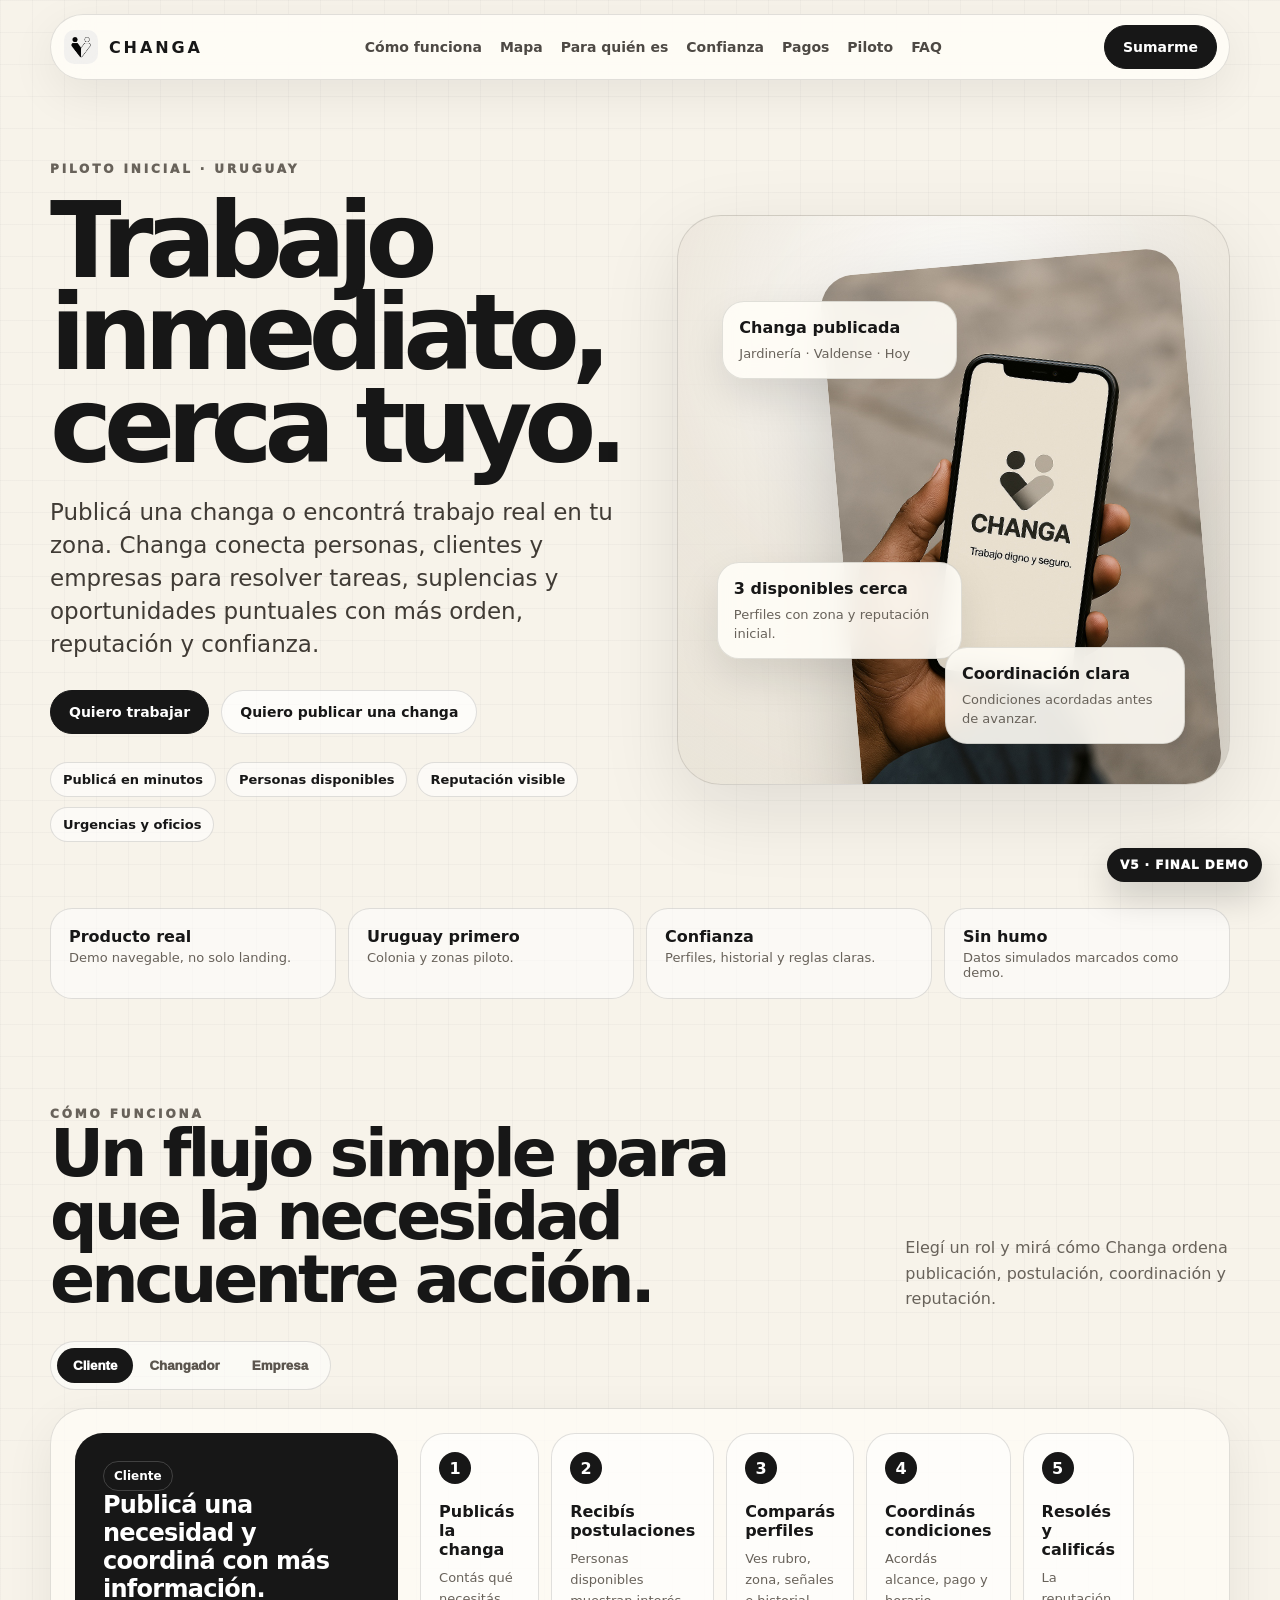
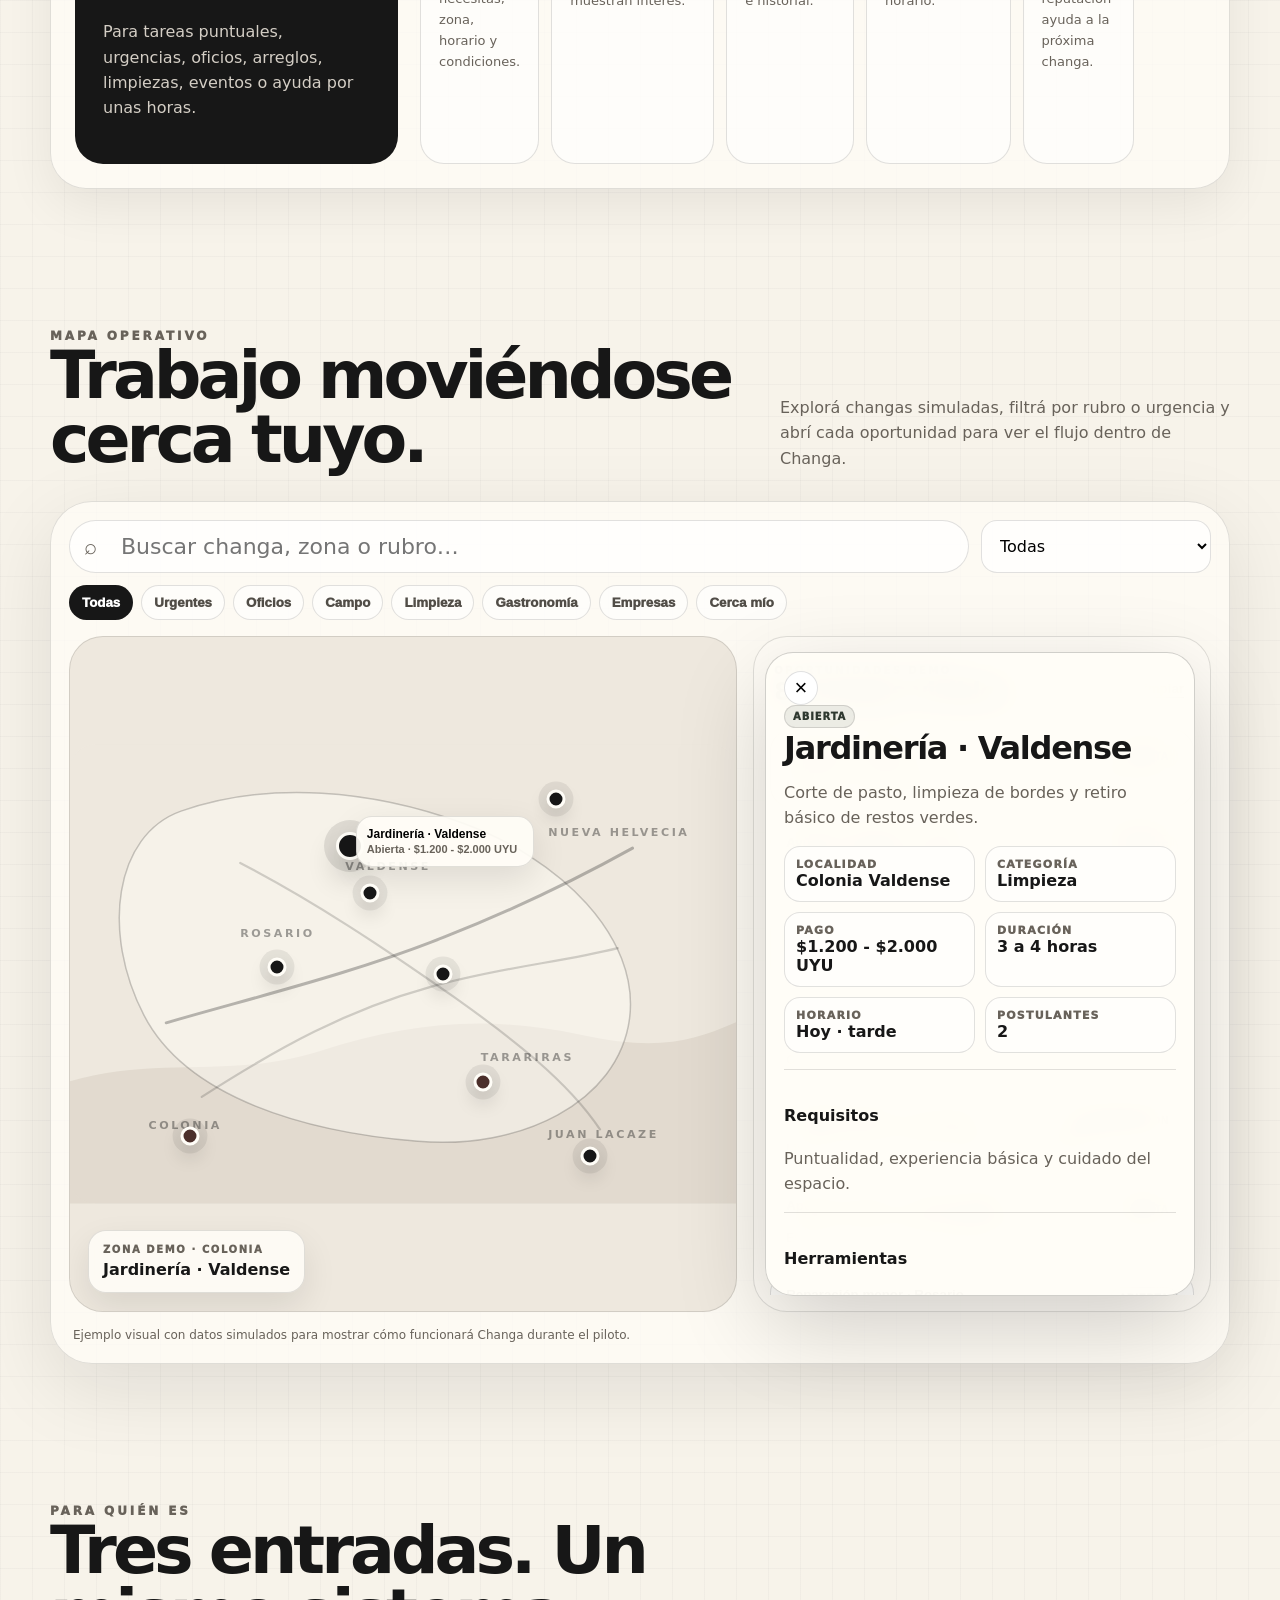
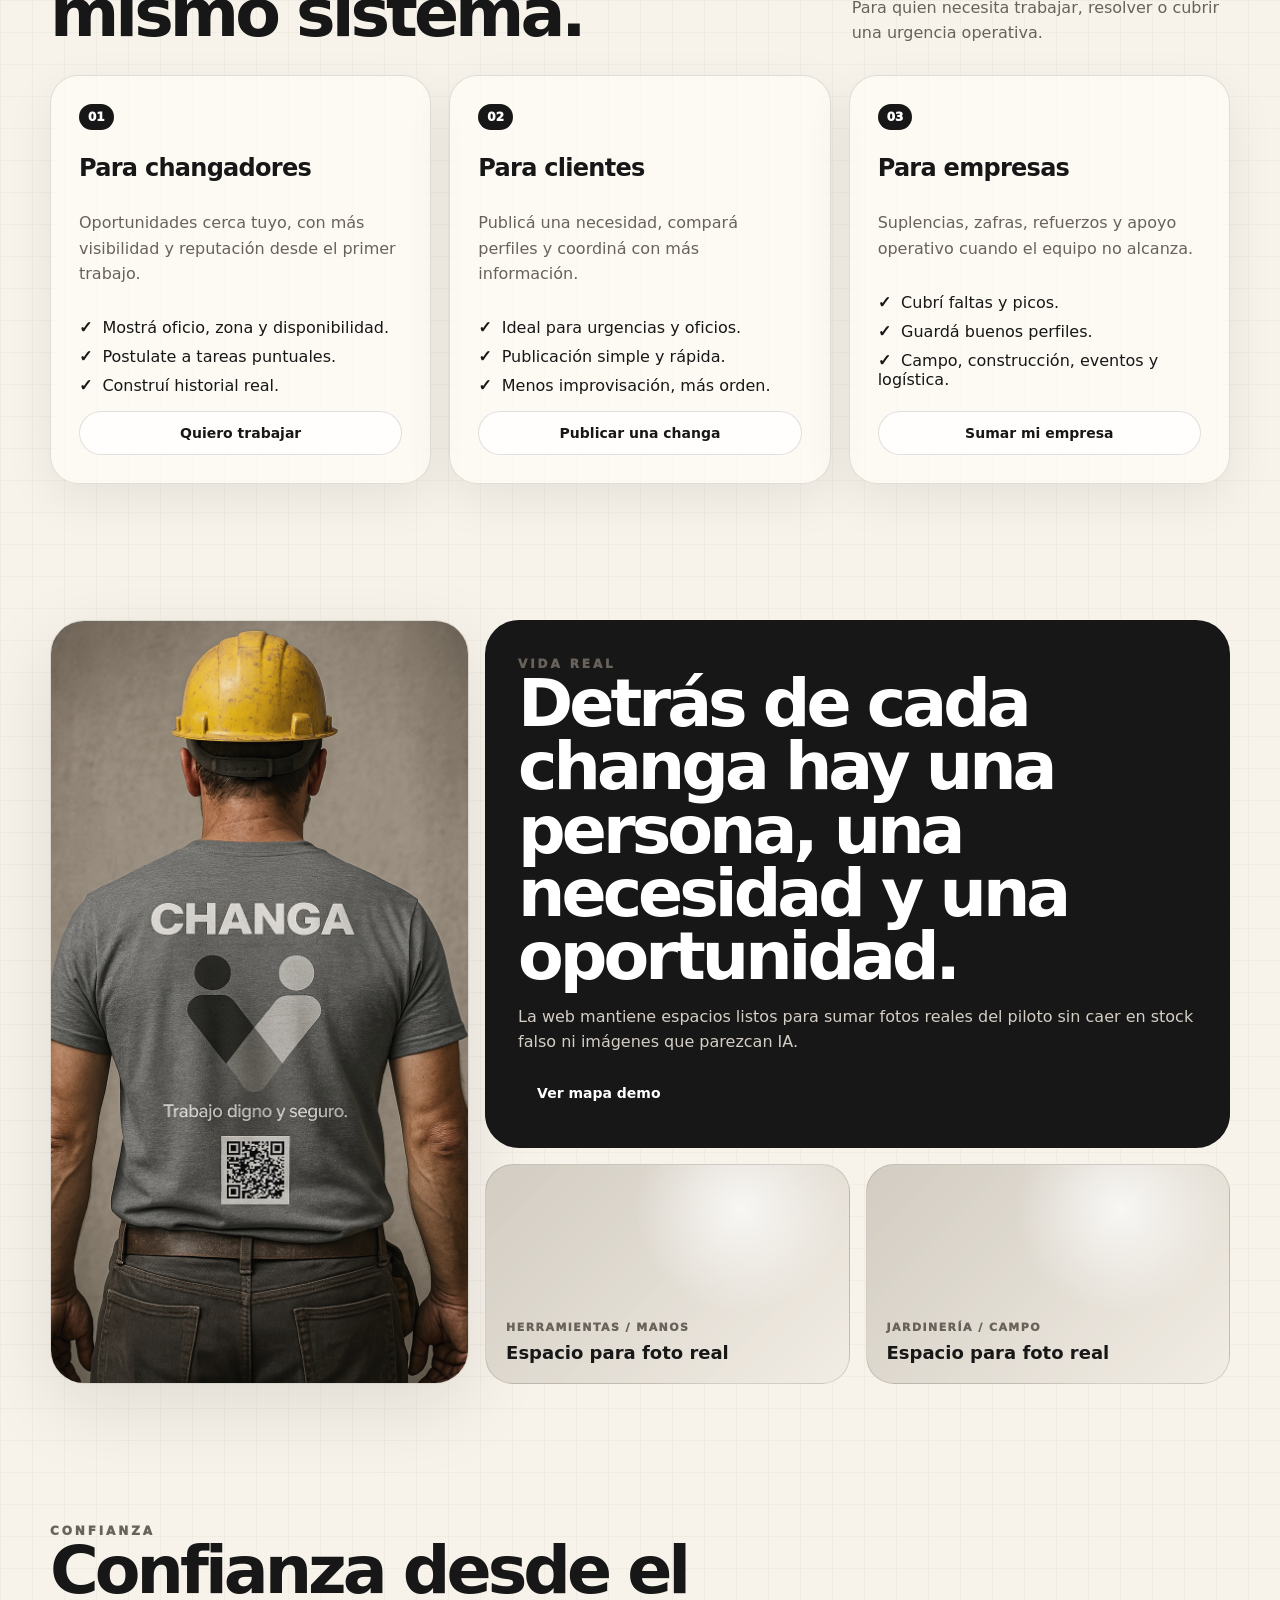
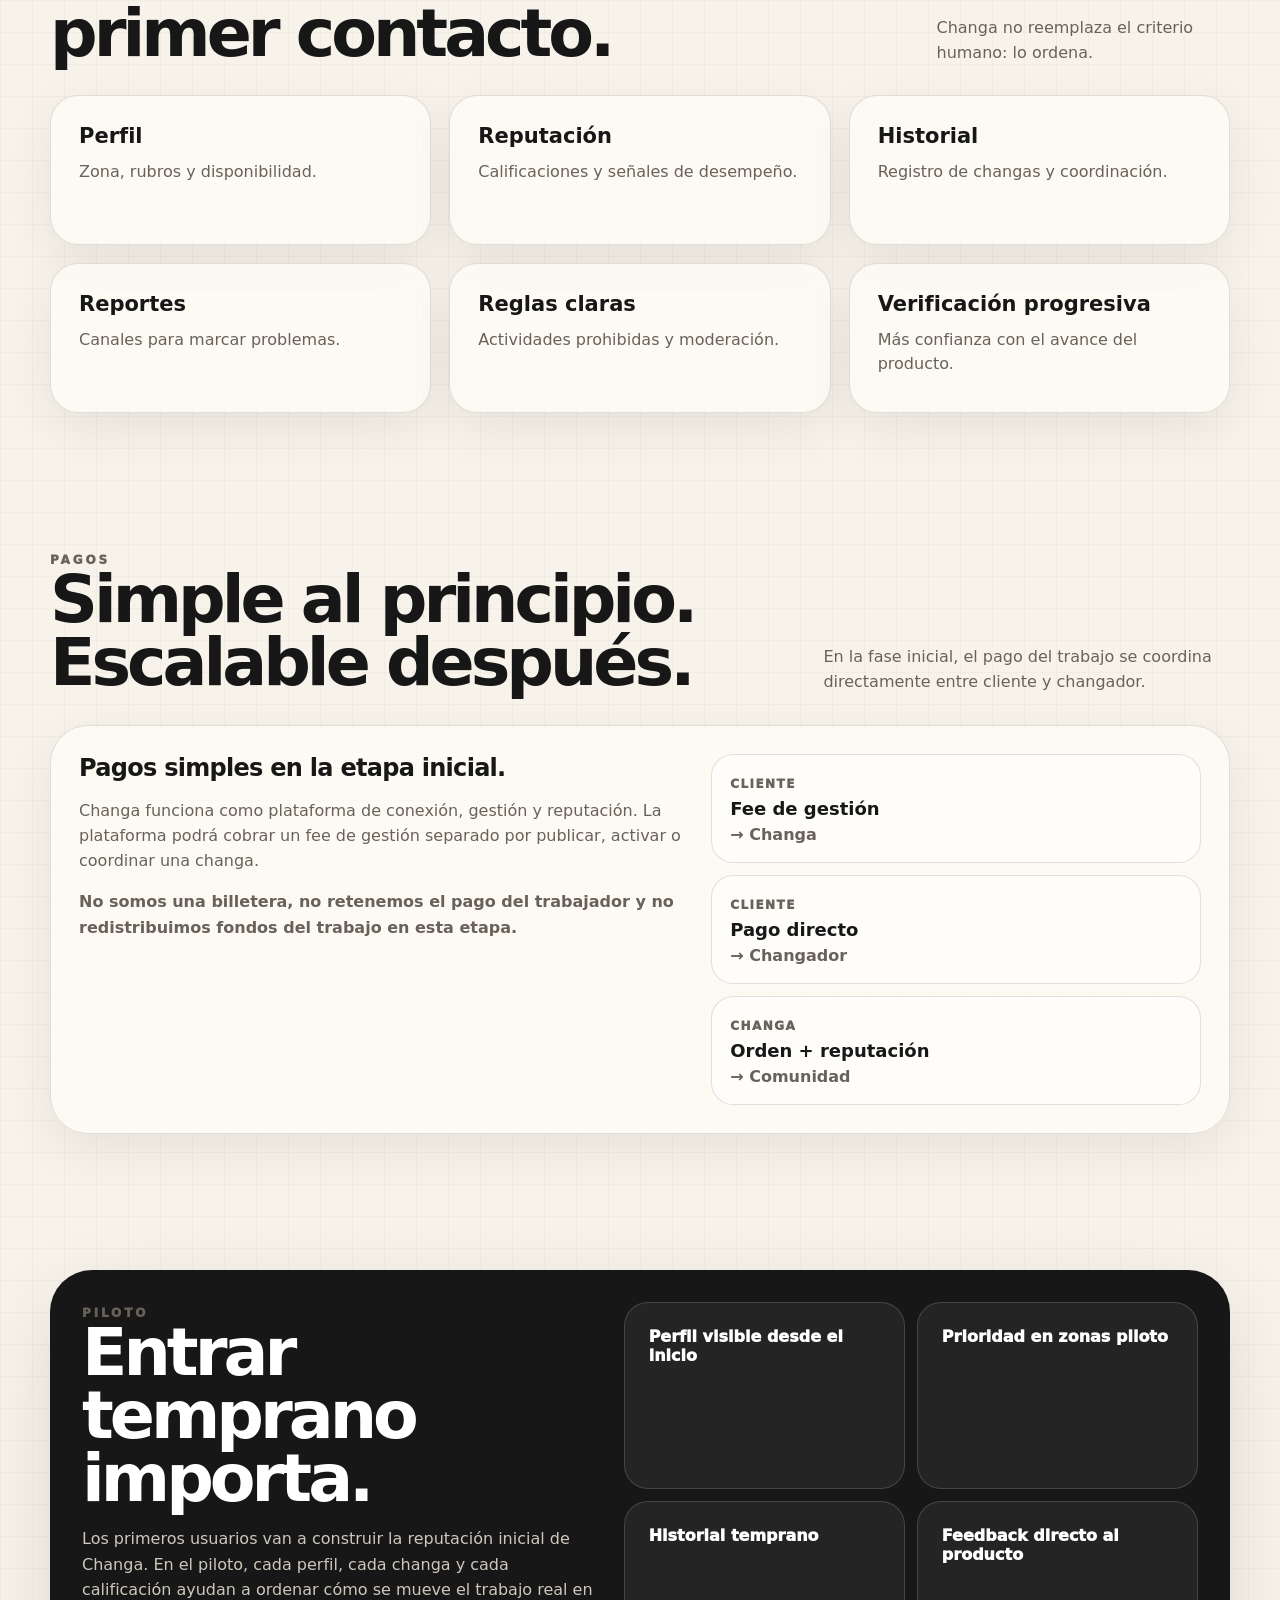
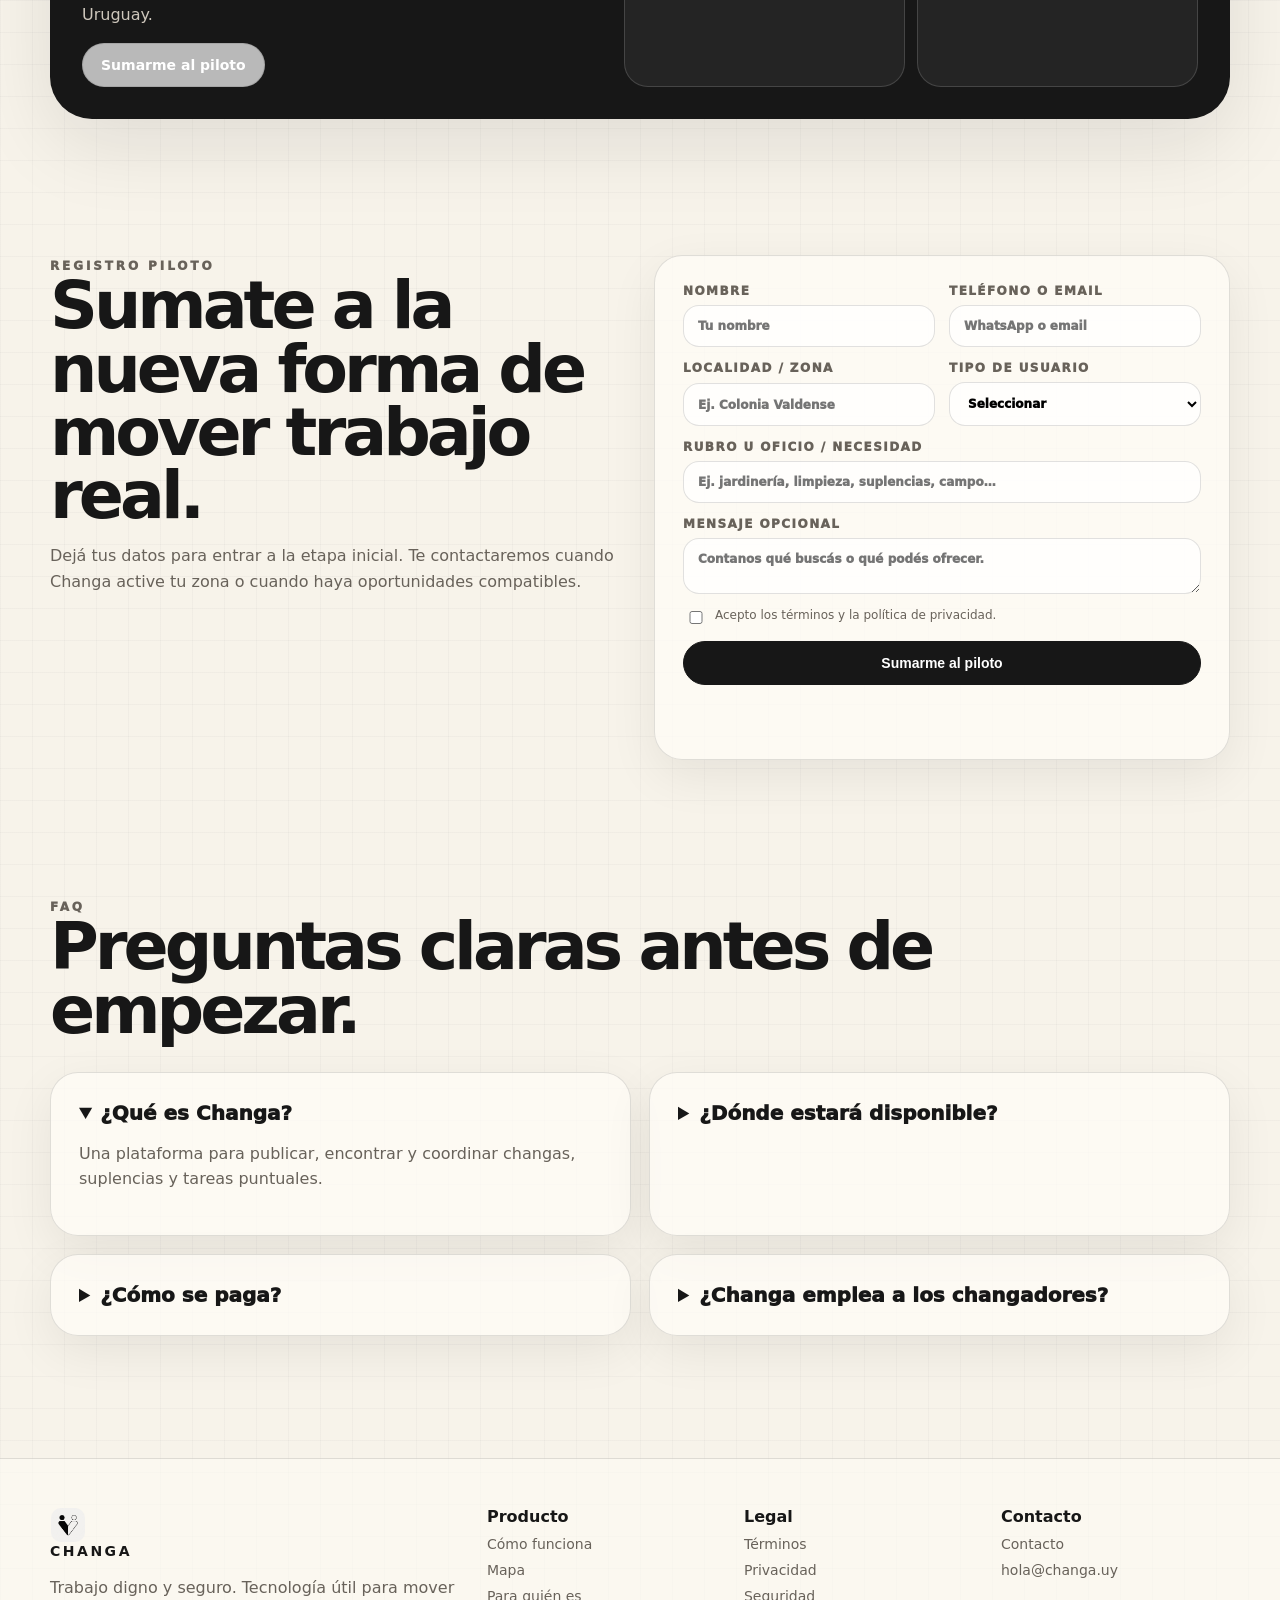
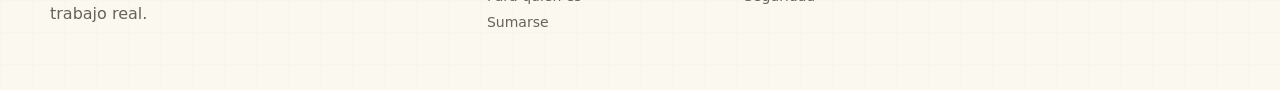
<file: index.html>
<!doctype html>
<html lang="es">
<head>
<meta charset="utf-8"><meta name="viewport" content="width=device-width,initial-scale=1">
<title>CHANGA — Trabajo inmediato, cerca tuyo</title>
<meta name="description" content="Changa conecta personas, clientes y empresas para resolver tareas, suplencias y oportunidades reales con orden, reputación y confianza.">
<link rel="stylesheet" href="styles.css">
</head>
<body>
<div class="version">V5 · FINAL DEMO</div>
<nav class="nav">
  <a class="brand js-logo" href="#inicio"><span class="logo-wrap"><img src="assets/logo.jpeg" alt="Logo Changa"></span><b>CHANGA</b></a>
  <button class="menu" aria-label="Abrir menú">☰</button>
  <div class="links">
    <a href="#como-funciona">Cómo funciona</a><a href="#mapa-changas">Mapa</a><a href="#para-quien">Para quién es</a><a href="#confianza">Confianza</a><a href="#pagos">Pagos</a><a href="#piloto">Piloto</a><a href="#faq">FAQ</a>
  </div>
  <a class="btn dark" href="#sumarme">Sumarme</a>
</nav>
<main id="inicio">
<section class="hero anchor">
 <div class="container hero-grid">
  <div class="copy">
   <span class="eyebrow">Piloto inicial · Uruguay</span>
   <h1>Trabajo inmediato, cerca tuyo.</h1>
   <p class="lead">Publicá una changa o encontrá trabajo real en tu zona. Changa conecta personas, clientes y empresas para resolver tareas, suplencias y oportunidades puntuales con más orden, reputación y confianza.</p>
   <div class="actions"><a class="btn dark role" data-role="Changador" href="#sumarme">Quiero trabajar</a><a class="btn light role" data-role="Cliente" href="#sumarme">Quiero publicar una changa</a></div>
   <div class="chips"><span>Publicá en minutos</span><span>Personas disponibles</span><span>Reputación visible</span><span>Urgencias y oficios</span></div>
  </div>
  <div class="hero-card">
   <img class="phone" src="assets/phone.jpeg" alt="Pantalla de bienvenida Changa">
   <div class="mini-card a"><b>Changa publicada</b><span>Jardinería · Valdense · Hoy</span></div>
   <div class="mini-card b"><b>3 disponibles cerca</b><span>Perfiles con zona y reputación inicial.</span></div>
   <div class="mini-card c"><b>Coordinación clara</b><span>Condiciones acordadas antes de avanzar.</span></div>
  </div>
 </div>
</section>
<section class="cred"><div class="container cred-grid"><article><b>Producto real</b><span>Demo navegable, no solo landing.</span></article><article><b>Uruguay primero</b><span>Colonia y zonas piloto.</span></article><article><b>Confianza</b><span>Perfiles, historial y reglas claras.</span></article><article><b>Sin humo</b><span>Datos simulados marcados como demo.</span></article></div></section>
<section id="como-funciona" class="section anchor"><div class="container"><div class="section-head"><div><span class="eyebrow">Cómo funciona</span><h2>Un flujo simple para que la necesidad encuentre acción.</h2></div><p>Elegí un rol y mirá cómo Changa ordena publicación, postulación, coordinación y reputación.</p></div><div class="tabs"><button class="tab active" data-tab="cliente">Cliente</button><button class="tab" data-tab="changador">Changador</button><button class="tab" data-tab="empresa">Empresa</button></div><div class="flow"><div class="flow-copy"><span id="flow-label">Cliente</span><h3 id="flow-title"></h3><p id="flow-copy"></p></div><div id="flow-steps" class="steps"></div></div></div></section>
<section id="mapa-changas" class="section anchor"><div class="container"><div class="section-head"><div><span class="eyebrow">Mapa operativo</span><h2>Trabajo moviéndose cerca tuyo.</h2></div><p>Explorá changas simuladas, filtrá por rubro o urgencia y abrí cada oportunidad para ver el flujo dentro de Changa.</p></div><div class="map-product"><div class="map-tools"><div class="search">⌕<input id="search" placeholder="Buscar changa, zona o rubro…"></div><select id="status"><option>Todas</option><option>Abierta</option><option>Urgente</option><option>Con postulantes</option><option>En coordinación</option></select></div><div class="filters"><button class="filter active" data-filter="Todas">Todas</button><button class="filter" data-filter="Urgentes">Urgentes</button><button class="filter" data-filter="Oficios">Oficios</button><button class="filter" data-filter="Campo">Campo</button><button class="filter" data-filter="Limpieza">Limpieza</button><button class="filter" data-filter="Gastronomía">Gastronomía</button><button class="filter" data-filter="Empresas">Empresas</button><button class="filter" data-filter="Cerca mío">Cerca mío</button></div><div class="map-layout"><div class="mapbox"><svg viewBox="0 0 900 620" class="svgmap" aria-label="Mapa estilizado de Colonia"><rect width="900" height="620" rx="34" fill="#eee8de"/><path class="water" d="M0 455 C120 420 220 452 338 414 C462 374 566 366 690 392 C792 414 838 402 900 375 L900 620 L0 620 Z"/><path class="land" d="M150 90 C270 48 410 62 530 106 C662 154 770 260 756 370 C741 484 608 548 470 536 C320 524 158 478 100 366 C42 254 60 122 150 90 Z"/><path class="road main" d="M130 376 C254 340 380 310 506 260 C602 222 681 184 760 140"/><path class="road" d="M230 160 C330 212 420 272 520 342 C596 396 672 454 716 520"/><path class="road" d="M178 476 C284 408 376 358 485 328 C584 300 660 295 740 275"/><text x="106" y="520">COLONIA</text><text x="372" y="170">VALDENSE</text><text x="646" y="124">NUEVA HELVECIA</text><text x="646" y="532">JUAN LACAZE</text><text x="230" y="260">ROSARIO</text><text x="555" y="428">TARARIRAS</text></svg><div id="pins" class="pins"></div><div class="hud"><span>Zona demo · Colonia</span><b id="hud">Seleccioná una changa</b></div></div><aside class="jobs-panel"><div class="panel-head"><div><span class="eyebrow small">Oportunidades demo</span><h3><span id="count">8</span> changas visibles</h3></div><button id="clear" class="textbtn">Limpiar</button></div><div id="joblist" class="joblist"></div></aside><aside id="detail" class="detail"><button class="close" id="close">×</button><div id="detail-content"></div></aside></div><p class="note">Ejemplo visual con datos simulados para mostrar cómo funcionará Changa durante el piloto.</p></div></div></section>
<section id="para-quien" class="section anchor"><div class="container"><div class="section-head"><div><span class="eyebrow">Para quién es</span><h2>Tres entradas. Un mismo sistema.</h2></div><p>Para quien necesita trabajar, resolver o cubrir una urgencia operativa.</p></div><div class="cards3"><article class="card"><i>01</i><h3>Para changadores</h3><p>Oportunidades cerca tuyo, con más visibilidad y reputación desde el primer trabajo.</p><ul><li>Mostrá oficio, zona y disponibilidad.</li><li>Postulate a tareas puntuales.</li><li>Construí historial real.</li></ul><a class="btn light role" data-role="Changador" href="#sumarme">Quiero trabajar</a></article><article class="card"><i>02</i><h3>Para clientes</h3><p>Publicá una necesidad, compará perfiles y coordiná con más información.</p><ul><li>Ideal para urgencias y oficios.</li><li>Publicación simple y rápida.</li><li>Menos improvisación, más orden.</li></ul><a class="btn light role" data-role="Cliente" href="#sumarme">Publicar una changa</a></article><article class="card"><i>03</i><h3>Para empresas</h3><p>Suplencias, zafras, refuerzos y apoyo operativo cuando el equipo no alcanza.</p><ul><li>Cubrí faltas y picos.</li><li>Guardá buenos perfiles.</li><li>Campo, construcción, eventos y logística.</li></ul><a class="btn light role" data-role="Empresa" href="#sumarme">Sumar mi empresa</a></article></div></div></section>
<section class="section"><div class="container media-grid"><div class="worker"><img src="assets/worker.jpeg" alt="Changador con remera Changa"></div><div class="media-copy"><span class="eyebrow">Vida real</span><h2>Detrás de cada changa hay una persona, una necesidad y una oportunidad.</h2><p>La web mantiene espacios listos para sumar fotos reales del piloto sin caer en stock falso ni imágenes que parezcan IA.</p><a class="btn dark" href="#mapa-changas">Ver mapa demo</a></div><div class="placeholder"><span>Herramientas / manos</span><b>Espacio para foto real</b></div><div class="placeholder"><span>Jardinería / campo</span><b>Espacio para foto real</b></div></div></section>
<section id="confianza" class="section anchor"><div class="container"><div class="section-head"><div><span class="eyebrow">Confianza</span><h2>Confianza desde el primer contacto.</h2></div><p>Changa no reemplaza el criterio humano: lo ordena.</p></div><div class="trust"><article><b>Perfil</b><span>Zona, rubros y disponibilidad.</span></article><article><b>Reputación</b><span>Calificaciones y señales de desempeño.</span></article><article><b>Historial</b><span>Registro de changas y coordinación.</span></article><article><b>Reportes</b><span>Canales para marcar problemas.</span></article><article><b>Reglas claras</b><span>Actividades prohibidas y moderación.</span></article><article><b>Verificación progresiva</b><span>Más confianza con el avance del producto.</span></article></div></div></section>
<section id="pagos" class="section anchor"><div class="container"><div class="section-head"><div><span class="eyebrow">Pagos</span><h2>Simple al principio. Escalable después.</h2></div><p>En la fase inicial, el pago del trabajo se coordina directamente entre cliente y changador.</p></div><div class="payments"><div><h3>Pagos simples en la etapa inicial.</h3><p>Changa funciona como plataforma de conexión, gestión y reputación. La plataforma podrá cobrar un fee de gestión separado por publicar, activar o coordinar una changa.</p><p><b>No somos una billetera, no retenemos el pago del trabajador y no redistribuimos fondos del trabajo en esta etapa.</b></p></div><div class="payflow"><article><span>Cliente</span><b>Fee de gestión</b><em>→ Changa</em></article><article><span>Cliente</span><b>Pago directo</b><em>→ Changador</em></article><article><span>Changa</span><b>Orden + reputación</b><em>→ Comunidad</em></article></div></div></div></section>
<section id="piloto" class="section anchor"><div class="container fomo"><div><span class="eyebrow">Piloto</span><h2>Entrar temprano importa.</h2><p>Los primeros usuarios van a construir la reputación inicial de Changa. En el piloto, cada perfil, cada changa y cada calificación ayudan a ordenar cómo se mueve el trabajo real en Uruguay.</p><a class="btn light" href="#sumarme">Sumarme al piloto</a></div><div class="fomo-grid"><article>Perfil visible desde el inicio</article><article>Prioridad en zonas piloto</article><article>Historial temprano</article><article>Feedback directo al producto</article></div></div></section>
<section id="sumarme" class="section anchor"><div class="container signup"><div><span class="eyebrow">Registro piloto</span><h2>Sumate a la nueva forma de mover trabajo real.</h2><p>Dejá tus datos para entrar a la etapa inicial. Te contactaremos cuando Changa active tu zona o cuando haya oportunidades compatibles.</p></div><form id="form" class="form"><label>Nombre<input required id="name" placeholder="Tu nombre"></label><label>Teléfono o email<input required id="contact" placeholder="WhatsApp o email"></label><label>Localidad / zona<input required id="zone" placeholder="Ej. Colonia Valdense"></label><label>Tipo de usuario<select required id="userType"><option value="">Seleccionar</option><option>Changador</option><option>Cliente</option><option>Empresa</option></select></label><label class="wide">Rubro u oficio / necesidad<input required id="need" placeholder="Ej. jardinería, limpieza, suplencias, campo…"></label><label class="wide">Mensaje opcional<textarea id="msg" placeholder="Contanos qué buscás o qué podés ofrecer."></textarea></label><label class="check wide"><input required type="checkbox" id="accept"><span>Acepto los <a href="terminos.html">términos</a> y la <a href="privacidad.html">política de privacidad</a>.</span></label><button class="btn dark wide" type="submit">Sumarme al piloto</button><p id="formStatus" class="form-status wide"></p></form></div></section>
<section id="faq" class="section anchor"><div class="container"><div class="section-head"><div><span class="eyebrow">FAQ</span><h2>Preguntas claras antes de empezar.</h2></div></div><div class="faq"><details open><summary>¿Qué es Changa?</summary><p>Una plataforma para publicar, encontrar y coordinar changas, suplencias y tareas puntuales.</p></details><details><summary>¿Dónde estará disponible?</summary><p>La etapa inicial se enfocará en zonas piloto de Uruguay, con expansión progresiva.</p></details><details><summary>¿Cómo se paga?</summary><p>En la fase inicial, el pago del trabajo se coordina directamente entre cliente y changador.</p></details><details><summary>¿Changa emplea a los changadores?</summary><p>No. Changa opera como plataforma de conexión, gestión y reputación.</p></details></div></div></section>
</main>
<footer class="footer"><div class="container footer-grid"><div><a class="brand js-logo" href="#inicio"><span class="logo-wrap"><img src="assets/logo.jpeg" alt="Logo Changa"></span><b>CHANGA</b></a><p>Trabajo digno y seguro. Tecnología útil para mover trabajo real.</p></div><div><b>Producto</b><a href="#como-funciona">Cómo funciona</a><a href="#mapa-changas">Mapa</a><a href="#para-quien">Para quién es</a><a href="#sumarme">Sumarse</a></div><div><b>Legal</b><a href="terminos.html">Términos</a><a href="privacidad.html">Privacidad</a><a href="seguridad.html">Seguridad</a></div><div><b>Contacto</b><a href="contacto.html">Contacto</a><a href="mailto:hola@changa.uy">hola@changa.uy</a></div></div></footer>
<script src="app.js"></script>
</body></html>
</file>
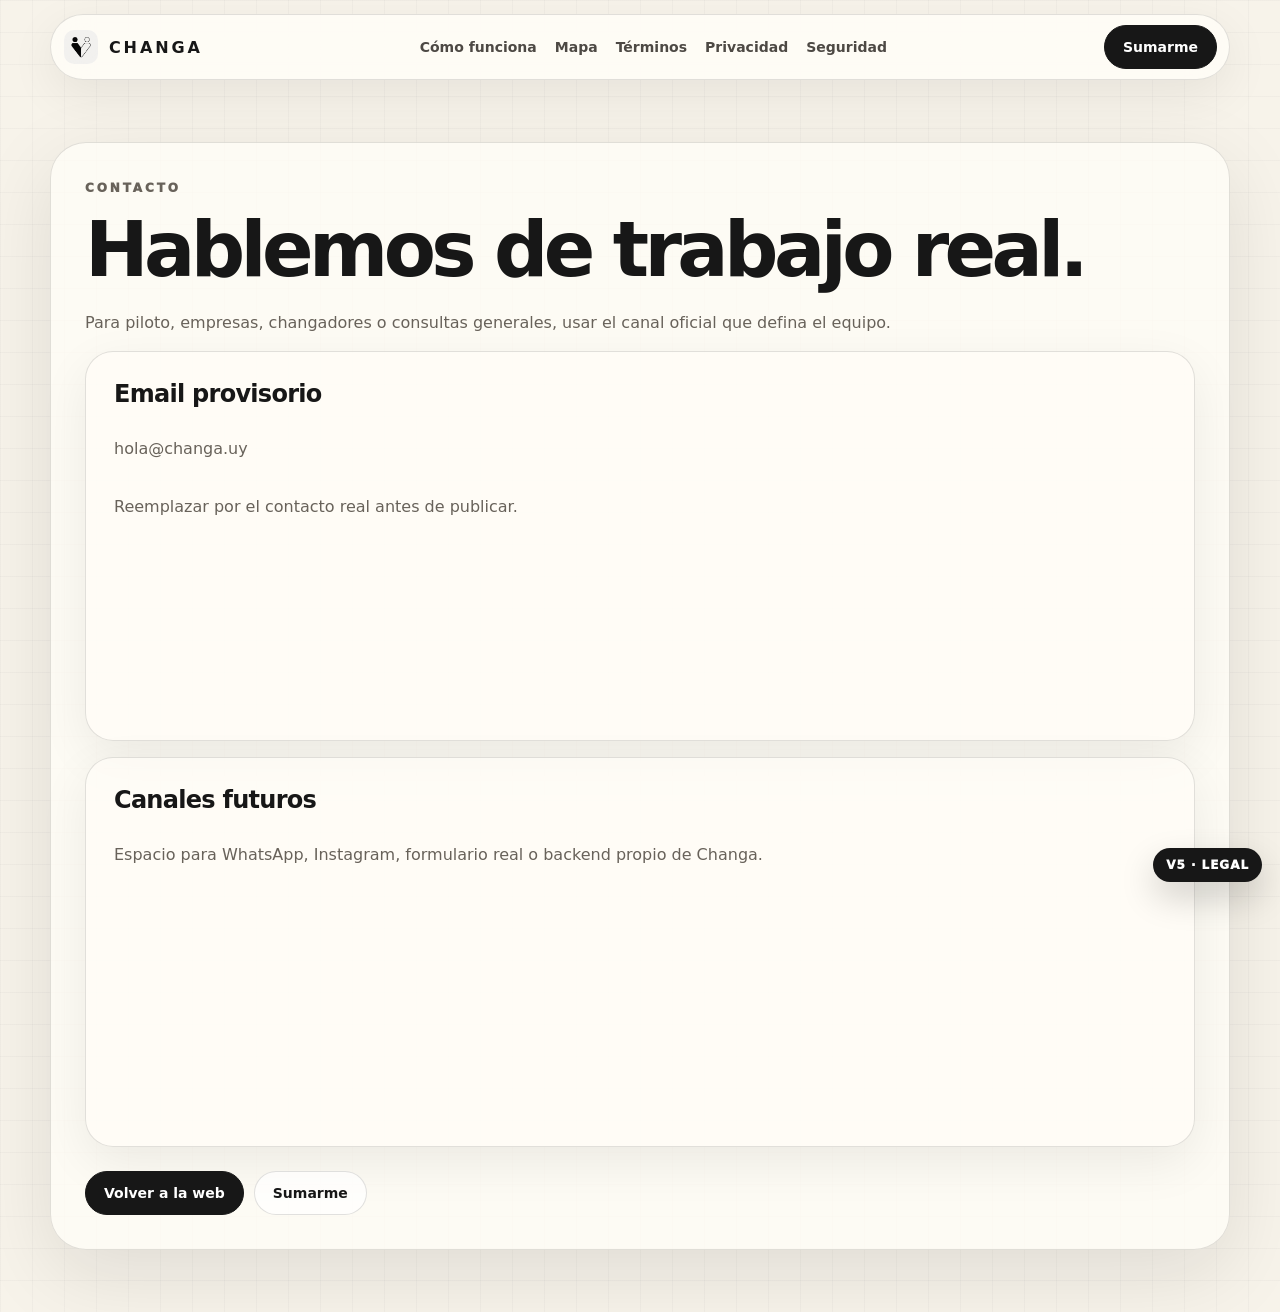
<file: contacto.html>
<!doctype html><html lang="es"><head><meta charset="utf-8"><meta name="viewport" content="width=device-width,initial-scale=1"><title>Contacto — CHANGA</title><link rel="stylesheet" href="styles.css"></head><body><div class="version">V5 · LEGAL</div><nav class="nav"><a class="brand js-logo" href="index.html#inicio"><span class="logo-wrap"><img src="assets/logo.jpeg" alt="Logo Changa"></span><b>CHANGA</b></a><button class="menu">☰</button><div class="links"><a href="index.html#como-funciona">Cómo funciona</a><a href="index.html#mapa-changas">Mapa</a><a href="terminos.html">Términos</a><a href="privacidad.html">Privacidad</a><a href="seguridad.html">Seguridad</a></div><a class="btn dark" href="index.html#sumarme">Sumarme</a></nav><main class="legal-page"><div class="container legal-box"><span class="eyebrow">Contacto</span><h1>Hablemos de trabajo real.</h1><p>Para piloto, empresas, changadores o consultas generales, usar el canal oficial que defina el equipo.</p><div class="card"><h3>Email provisorio</h3><p>hola@changa.uy</p><p>Reemplazar por el contacto real antes de publicar.</p></div><div class="card" style="margin-top:16px"><h3>Canales futuros</h3><p>Espacio para WhatsApp, Instagram, formulario real o backend propio de Changa.</p></div><div class="legal-actions"><a class="btn dark" href="index.html#inicio">Volver a la web</a><a class="btn light" href="index.html#sumarme">Sumarme</a></div></div></main><script src="app.js"></script></body></html>
</file>
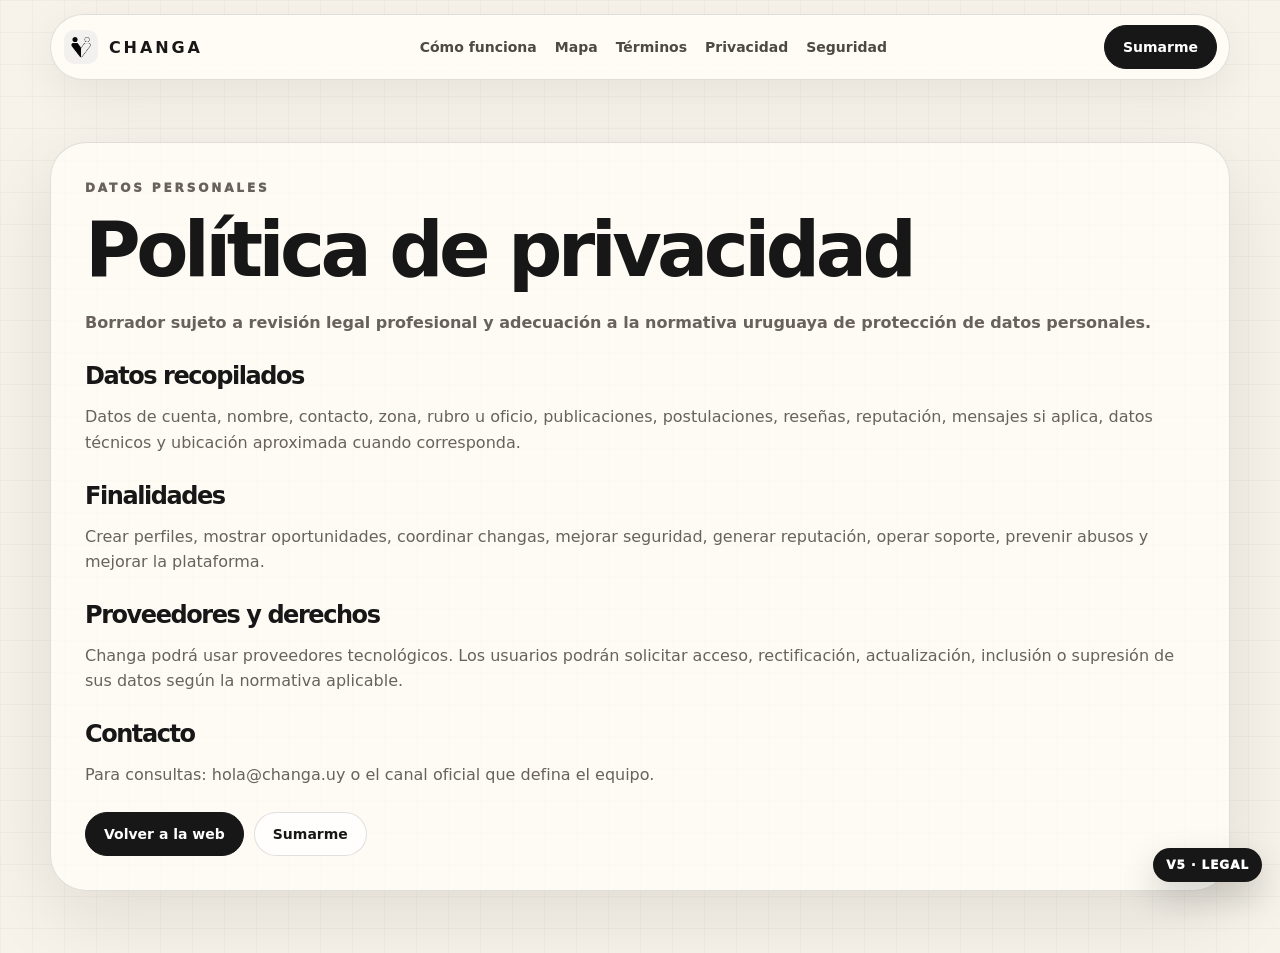
<file: privacidad.html>
<!doctype html><html lang="es"><head><meta charset="utf-8"><meta name="viewport" content="width=device-width,initial-scale=1"><title>Privacidad — CHANGA</title><link rel="stylesheet" href="styles.css"></head><body><div class="version">V5 · LEGAL</div><nav class="nav"><a class="brand js-logo" href="index.html#inicio"><span class="logo-wrap"><img src="assets/logo.jpeg" alt="Logo Changa"></span><b>CHANGA</b></a><button class="menu">☰</button><div class="links"><a href="index.html#como-funciona">Cómo funciona</a><a href="index.html#mapa-changas">Mapa</a><a href="terminos.html">Términos</a><a href="privacidad.html">Privacidad</a><a href="seguridad.html">Seguridad</a></div><a class="btn dark" href="index.html#sumarme">Sumarme</a></nav><main class="legal-page"><div class="container legal-box"><span class="eyebrow">Datos personales</span><h1>Política de privacidad</h1><p><b>Borrador sujeto a revisión legal profesional y adecuación a la normativa uruguaya de protección de datos personales.</b></p><h2>Datos recopilados</h2><p>Datos de cuenta, nombre, contacto, zona, rubro u oficio, publicaciones, postulaciones, reseñas, reputación, mensajes si aplica, datos técnicos y ubicación aproximada cuando corresponda.</p><h2>Finalidades</h2><p>Crear perfiles, mostrar oportunidades, coordinar changas, mejorar seguridad, generar reputación, operar soporte, prevenir abusos y mejorar la plataforma.</p><h2>Proveedores y derechos</h2><p>Changa podrá usar proveedores tecnológicos. Los usuarios podrán solicitar acceso, rectificación, actualización, inclusión o supresión de sus datos según la normativa aplicable.</p><h2>Contacto</h2><p>Para consultas: hola@changa.uy o el canal oficial que defina el equipo.</p><div class="legal-actions"><a class="btn dark" href="index.html#inicio">Volver a la web</a><a class="btn light" href="index.html#sumarme">Sumarme</a></div></div></main><script src="app.js"></script></body></html>
</file>
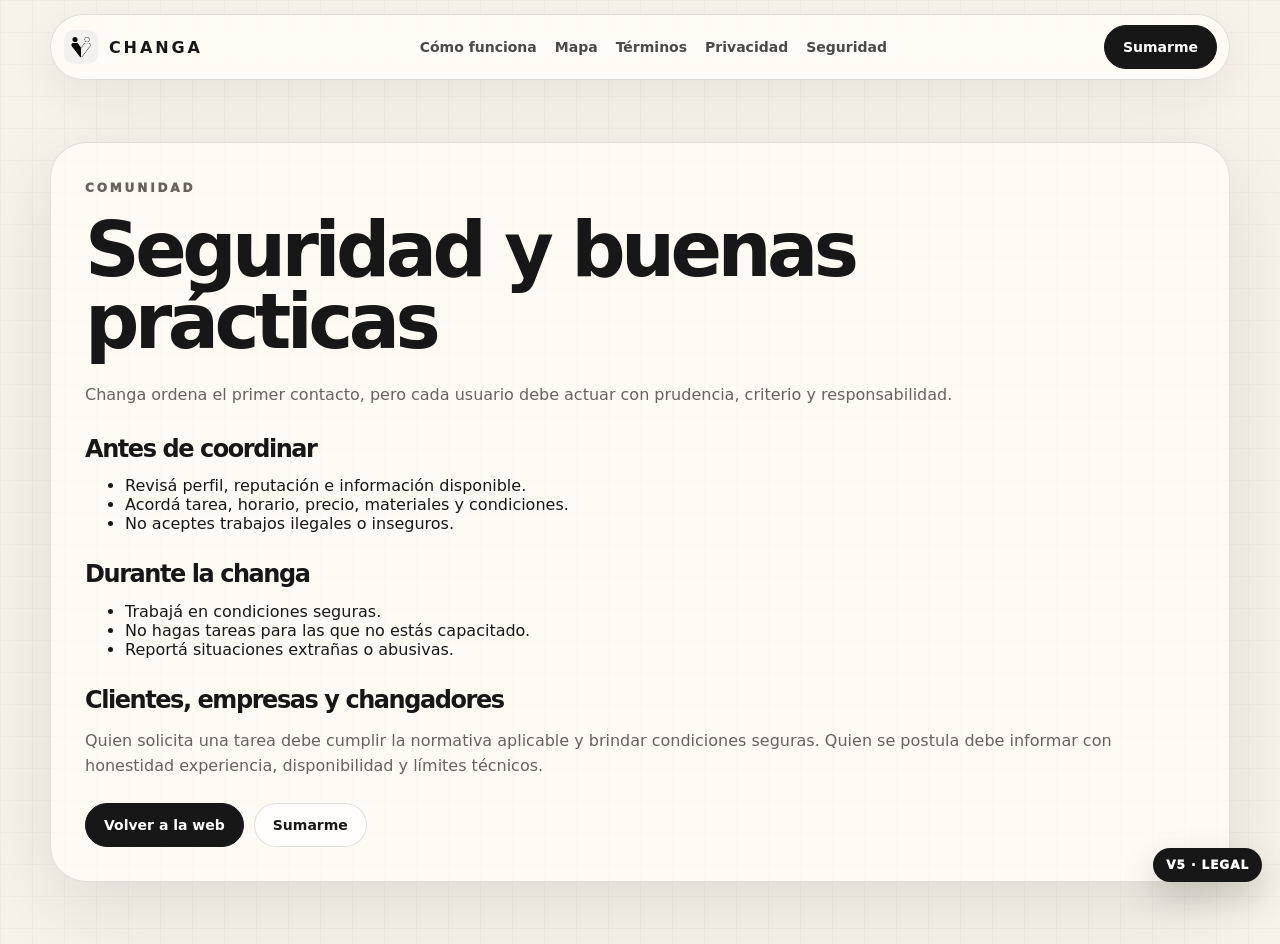
<file: seguridad.html>
<!doctype html><html lang="es"><head><meta charset="utf-8"><meta name="viewport" content="width=device-width,initial-scale=1"><title>Seguridad — CHANGA</title><link rel="stylesheet" href="styles.css"></head><body><div class="version">V5 · LEGAL</div><nav class="nav"><a class="brand js-logo" href="index.html#inicio"><span class="logo-wrap"><img src="assets/logo.jpeg" alt="Logo Changa"></span><b>CHANGA</b></a><button class="menu">☰</button><div class="links"><a href="index.html#como-funciona">Cómo funciona</a><a href="index.html#mapa-changas">Mapa</a><a href="terminos.html">Términos</a><a href="privacidad.html">Privacidad</a><a href="seguridad.html">Seguridad</a></div><a class="btn dark" href="index.html#sumarme">Sumarme</a></nav><main class="legal-page"><div class="container legal-box"><span class="eyebrow">Comunidad</span><h1>Seguridad y buenas prácticas</h1><p>Changa ordena el primer contacto, pero cada usuario debe actuar con prudencia, criterio y responsabilidad.</p><h2>Antes de coordinar</h2><ul><li>Revisá perfil, reputación e información disponible.</li><li>Acordá tarea, horario, precio, materiales y condiciones.</li><li>No aceptes trabajos ilegales o inseguros.</li></ul><h2>Durante la changa</h2><ul><li>Trabajá en condiciones seguras.</li><li>No hagas tareas para las que no estás capacitado.</li><li>Reportá situaciones extrañas o abusivas.</li></ul><h2>Clientes, empresas y changadores</h2><p>Quien solicita una tarea debe cumplir la normativa aplicable y brindar condiciones seguras. Quien se postula debe informar con honestidad experiencia, disponibilidad y límites técnicos.</p><div class="legal-actions"><a class="btn dark" href="index.html#inicio">Volver a la web</a><a class="btn light" href="index.html#sumarme">Sumarme</a></div></div></main><script src="app.js"></script></body></html>
</file>
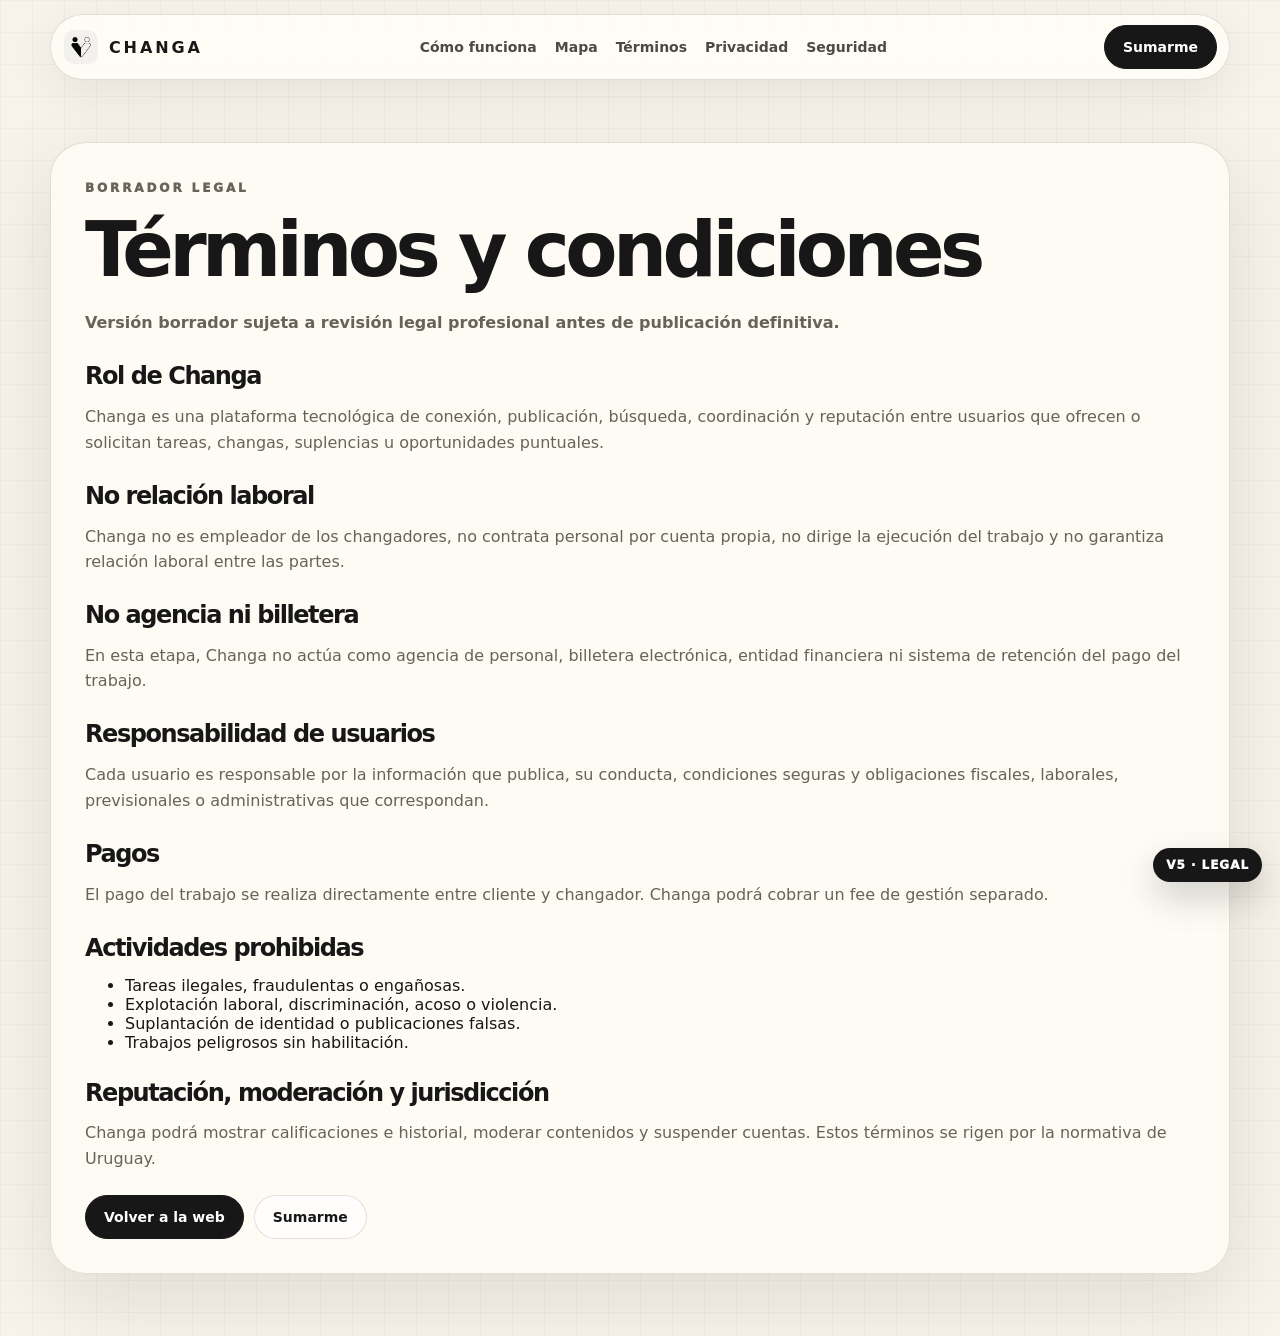
<file: terminos.html>
<!doctype html><html lang="es"><head><meta charset="utf-8"><meta name="viewport" content="width=device-width,initial-scale=1"><title>Términos — CHANGA</title><link rel="stylesheet" href="styles.css"></head><body><div class="version">V5 · LEGAL</div><nav class="nav"><a class="brand js-logo" href="index.html#inicio"><span class="logo-wrap"><img src="assets/logo.jpeg" alt="Logo Changa"></span><b>CHANGA</b></a><button class="menu">☰</button><div class="links"><a href="index.html#como-funciona">Cómo funciona</a><a href="index.html#mapa-changas">Mapa</a><a href="terminos.html">Términos</a><a href="privacidad.html">Privacidad</a><a href="seguridad.html">Seguridad</a></div><a class="btn dark" href="index.html#sumarme">Sumarme</a></nav><main class="legal-page"><div class="container legal-box"><span class="eyebrow">Borrador legal</span><h1>Términos y condiciones</h1><p><b>Versión borrador sujeta a revisión legal profesional antes de publicación definitiva.</b></p><h2>Rol de Changa</h2><p>Changa es una plataforma tecnológica de conexión, publicación, búsqueda, coordinación y reputación entre usuarios que ofrecen o solicitan tareas, changas, suplencias u oportunidades puntuales.</p><h2>No relación laboral</h2><p>Changa no es empleador de los changadores, no contrata personal por cuenta propia, no dirige la ejecución del trabajo y no garantiza relación laboral entre las partes.</p><h2>No agencia ni billetera</h2><p>En esta etapa, Changa no actúa como agencia de personal, billetera electrónica, entidad financiera ni sistema de retención del pago del trabajo.</p><h2>Responsabilidad de usuarios</h2><p>Cada usuario es responsable por la información que publica, su conducta, condiciones seguras y obligaciones fiscales, laborales, previsionales o administrativas que correspondan.</p><h2>Pagos</h2><p>El pago del trabajo se realiza directamente entre cliente y changador. Changa podrá cobrar un fee de gestión separado.</p><h2>Actividades prohibidas</h2><ul><li>Tareas ilegales, fraudulentas o engañosas.</li><li>Explotación laboral, discriminación, acoso o violencia.</li><li>Suplantación de identidad o publicaciones falsas.</li><li>Trabajos peligrosos sin habilitación.</li></ul><h2>Reputación, moderación y jurisdicción</h2><p>Changa podrá mostrar calificaciones e historial, moderar contenidos y suspender cuentas. Estos términos se rigen por la normativa de Uruguay.</p><div class="legal-actions"><a class="btn dark" href="index.html#inicio">Volver a la web</a><a class="btn light" href="index.html#sumarme">Sumarme</a></div></div></main><script src="app.js"></script></body></html>
</file>
<file: styles.css>
:root{--bg:#f7f3ea;--paper:#fffdf7;--ink:#171717;--muted:#68625a;--line:rgba(23,23,23,.13);--soft:#eee8de;--shadow:0 24px 80px rgba(20,20,20,.10)}*{box-sizing:border-box}html{scroll-behavior:smooth}body{margin:0;font-family:Inter,ui-sans-serif,system-ui,-apple-system,BlinkMacSystemFont,"Segoe UI",sans-serif;background:linear-gradient(rgba(23,23,23,.026) 1px,transparent 1px),linear-gradient(90deg,rgba(23,23,23,.026) 1px,transparent 1px),var(--bg);background-size:32px 32px;color:var(--ink)}a{color:inherit;text-decoration:none}img{max-width:100%;display:block}.container{width:min(1180px,calc(100% - 32px));margin:auto}.anchor{scroll-margin-top:116px}.nav{position:sticky;top:14px;z-index:60;width:min(1180px,calc(100% - 32px));margin:14px auto 0;min-height:64px;padding:10px 12px;border:1px solid var(--line);border-radius:999px;background:rgba(255,253,247,.86);backdrop-filter:blur(18px);display:flex;align-items:center;justify-content:space-between;gap:14px;box-shadow:0 14px 48px rgba(0,0,0,.07)}.brand{display:flex;align-items:center;gap:10px;font-weight:950;letter-spacing:.18em}.logo-wrap{width:36px;height:36px;border-radius:12px;display:grid;place-items:center;transition:.22s ease}.logo-wrap img{width:34px;height:34px;border-radius:10px;object-fit:cover;transition:.25s ease}.brand:hover .logo-wrap{transform:translateY(-1px);box-shadow:0 12px 24px rgba(0,0,0,.08)}.brand:hover img{transform:rotate(8deg)}.logo-spin img{animation:spin .68s cubic-bezier(.2,.9,.25,1)}@keyframes spin{0%{transform:rotate(0) scale(1)}50%{transform:rotate(260deg) scale(1.08)}100%{transform:rotate(360deg) scale(1)}}.links{display:flex;gap:18px;font-size:14px;font-weight:850;color:#4d4944}.links a{position:relative}.links a:after{content:"";position:absolute;left:0;right:0;bottom:-6px;height:1px;background:#171717;transform:scaleX(0);transition:.18s ease;transform-origin:left}.links a:hover:after{transform:scaleX(1)}.menu{display:none;border:1px solid var(--line);background:#fff;border-radius:999px;padding:9px 12px}.btn{position:relative;overflow:hidden;display:inline-flex;align-items:center;justify-content:center;border:1px solid var(--line);border-radius:999px;padding:12px 18px;min-height:44px;font-weight:900;font-size:14px;white-space:nowrap;transition:.18s ease}.dark{background:#171717;color:white;border-color:#171717}.light{background:rgba(255,255,255,.7)}.btn:hover{transform:translateY(-2px);box-shadow:0 14px 30px rgba(0,0,0,.12)}.btn:active{transform:scale(.97)}.ripple{position:absolute;border-radius:999px;width:18px;height:18px;background:rgba(255,255,255,.35);transform:translate(-50%,-50%) scale(0);animation:ripple .6s ease-out;pointer-events:none}.light .ripple{background:rgba(23,23,23,.12)}@keyframes ripple{to{transform:translate(-50%,-50%) scale(18);opacity:0}}.version{position:fixed;right:18px;bottom:18px;background:#171717;color:#fff;border-radius:999px;padding:10px 13px;font-size:12px;font-weight:950;letter-spacing:.08em;z-index:90;box-shadow:0 15px 35px rgba(0,0,0,.18)}.hero{padding:78px 0 42px}.hero-grid{display:grid;grid-template-columns:1.02fr .98fr;gap:52px;align-items:center}h1{font-size:clamp(56px,8.2vw,106px);line-height:.88;letter-spacing:-.078em;margin:18px 0 24px}h2{font-size:clamp(38px,5.2vw,68px);line-height:.95;letter-spacing:-.06em;margin:0}h3{font-size:24px;letter-spacing:-.03em;margin:0 0 12px}p{line-height:1.58;color:var(--muted)}.lead{font-size:clamp(18px,2vw,23px);line-height:1.44;color:#403b35;max-width:690px}.eyebrow{display:inline-flex;font-size:12px;letter-spacing:.24em;text-transform:uppercase;color:var(--muted);font-weight:950}.actions{display:flex;gap:12px;flex-wrap:wrap;margin:28px 0}.chips{display:flex;gap:10px;flex-wrap:wrap}.chips span{font-size:13px;font-weight:900;padding:9px 12px;border:1px solid var(--line);border-radius:999px;background:rgba(255,255,255,.58)}.hero-card{position:relative;min-height:570px;border:1px solid var(--line);border-radius:44px;background:radial-gradient(circle at 52% 20%,rgba(255,255,255,.95),rgba(232,226,215,.68) 56%,rgba(211,203,188,.36));overflow:hidden;box-shadow:var(--shadow)}.phone{position:absolute;right:5%;top:8%;width:min(360px,76%);border-radius:34px;transform:rotate(-5deg);box-shadow:0 40px 90px rgba(0,0,0,.22)}.mini-card{position:absolute;background:rgba(255,253,247,.9);border:1px solid var(--line);border-radius:22px;padding:16px;box-shadow:0 18px 40px rgba(0,0,0,.10);backdrop-filter:blur(12px);animation:float 5.7s ease-in-out infinite}.mini-card b{display:block;margin-bottom:6px}.mini-card span{font-size:13px;color:var(--muted)}.mini-card.a{left:8%;top:15%;width:235px}.mini-card.b{left:7%;bottom:22%;width:245px;animation-delay:.7s}.mini-card.c{right:8%;bottom:7%;width:240px;animation-delay:1.2s}@keyframes float{0%,100%{transform:translateY(0)}50%{transform:translateY(-10px)}}.cred{padding:24px 0 36px}.cred-grid{display:grid;grid-template-columns:repeat(4,1fr);gap:12px}.cred-grid article{padding:18px;border-radius:22px;border:1px solid var(--line);background:rgba(255,255,255,.52)}.cred-grid b{display:block}.cred-grid span{display:block;color:var(--muted);font-size:13px;margin-top:4px}.section{padding:68px 0}.section-head{display:flex;align-items:end;justify-content:space-between;gap:32px;margin-bottom:30px}.section-head p{max-width:450px;margin:0}.tabs{display:inline-flex;padding:6px;border:1px solid var(--line);border-radius:999px;background:rgba(255,255,255,.54);margin-bottom:18px}.tab{border:0;background:transparent;border-radius:999px;padding:10px 16px;font-weight:950;color:#5b554e}.tab.active{background:#171717;color:#fff}.flow{display:grid;grid-template-columns:.82fr 1.18fr;gap:22px;border:1px solid var(--line);border-radius:36px;background:rgba(255,253,247,.72);padding:24px;box-shadow:0 16px 50px rgba(20,20,20,.07)}.flow-copy{border-radius:28px;background:#171717;color:#fff;padding:28px}.flow-copy p{color:#d4cec5}.flow-copy span{display:inline-flex;border:1px solid rgba(255,255,255,.18);border-radius:999px;padding:7px 10px;font-weight:900;font-size:12px}.steps{display:grid;grid-template-columns:repeat(5,1fr);gap:12px}.step{min-height:178px;border:1px solid var(--line);border-radius:24px;background:rgba(255,255,255,.55);padding:18px;transition:.18s}.step:hover{transform:translateY(-3px);box-shadow:0 14px 28px rgba(0,0,0,.07);background:#fffdf7}.step b{display:grid;place-items:center;width:32px;height:32px;border-radius:999px;background:#171717;color:#fff;margin-bottom:18px}.step strong{display:block;margin-bottom:8px}.step span{color:var(--muted);font-size:13px;line-height:1.45}.map-product{border:1px solid var(--line);border-radius:42px;background:rgba(255,253,247,.72);box-shadow:var(--shadow);padding:18px}.map-tools{display:grid;grid-template-columns:1fr 230px;gap:12px;margin-bottom:12px}.search{display:flex;align-items:center;gap:10px;border:1px solid var(--line);border-radius:999px;background:rgba(255,255,255,.72);padding:0 14px;color:var(--muted);font-size:22px}input,select,textarea{width:100%;border:1px solid var(--line);background:rgba(255,255,255,.74);border-radius:16px;padding:13px 14px;font:inherit;outline:none}.search input{border:0;background:transparent;border-radius:0}.filters{display:flex;gap:8px;flex-wrap:wrap;margin-bottom:16px}.filter{border:1px solid var(--line);border-radius:999px;background:rgba(255,255,255,.6);padding:9px 12px;font-weight:950;color:#514d47}.filter.active{background:#171717;color:#fff}.map-layout{position:relative;display:grid;grid-template-columns:minmax(520px,1.08fr) minmax(320px,.74fr);gap:16px}.mapbox{position:relative;min-height:650px;border:1px solid var(--line);border-radius:34px;background:#eee8de;overflow:hidden}.svgmap{position:absolute;inset:0;width:100%;height:100%}.water{fill:rgba(188,178,163,.26)}.land{fill:rgba(255,253,247,.45);stroke:rgba(23,23,23,.22);stroke-width:2}.road{fill:none;stroke:rgba(23,23,23,.18);stroke-width:3;stroke-linecap:round}.main{stroke:rgba(23,23,23,.29);stroke-width:4}.svgmap text{font-size:15px;letter-spacing:.23em;font-weight:900;fill:rgba(23,23,23,.40)}.pins{position:absolute;inset:0;z-index:5;pointer-events:none}.pin{position:absolute;left:var(--x);top:var(--y);transform:translate(-50%,-50%);border:0;background:transparent;padding:0;pointer-events:auto}.pin-dot{display:block;width:19px;height:19px;border-radius:50%;background:#171717;border:3px solid #fffdf7;box-shadow:0 0 0 8px rgba(23,23,23,.07),0 10px 20px rgba(0,0,0,.18);animation:pulse 2.8s infinite}.pin.urgent .pin-dot{background:#4b2f2a}.pin.selected .pin-dot{width:28px;height:28px;box-shadow:0 0 0 12px rgba(23,23,23,.10),0 16px 30px rgba(0,0,0,.24)}.pin-label{position:absolute;left:20px;top:-16px;min-width:178px;border:1px solid var(--line);border-radius:16px;background:rgba(255,253,247,.92);padding:10px;opacity:0;transform:translateY(6px);transition:.2s;box-shadow:0 12px 34px rgba(0,0,0,.10);text-align:left}.pin:hover .pin-label,.pin.selected .pin-label{opacity:1;transform:translateY(0)}.pin-label b{display:block;font-size:12px}.pin-label span{font-size:11px;color:var(--muted);font-weight:800}@keyframes pulse{0%,100%{box-shadow:0 0 0 7px rgba(23,23,23,.065),0 10px 20px rgba(0,0,0,.16)}50%{box-shadow:0 0 0 14px rgba(23,23,23,.018),0 10px 20px rgba(0,0,0,.13)}}.hud{position:absolute;left:18px;bottom:18px;border:1px solid var(--line);border-radius:18px;background:rgba(255,253,247,.86);backdrop-filter:blur(12px);padding:13px 14px;box-shadow:0 14px 34px rgba(0,0,0,.09)}.hud span{display:block;font-size:10px;text-transform:uppercase;letter-spacing:.16em;color:var(--muted);font-weight:950;margin-bottom:5px}.jobs-panel{min-height:650px;border:1px solid var(--line);border-radius:34px;background:rgba(255,253,247,.78);padding:16px;overflow:hidden}.panel-head{display:flex;justify-content:space-between;gap:12px;padding:6px 4px 12px}.small{font-size:10px}.textbtn{border:0;background:transparent;text-decoration:underline;text-underline-offset:4px;color:var(--muted);font-weight:900}.joblist{display:grid;gap:10px;max-height:565px;overflow:auto}.job{border:1px solid var(--line);border-radius:22px;background:rgba(255,255,255,.58);padding:15px;text-align:left;transition:.18s}.job:hover,.job.selected{background:#fffdf7;border-color:rgba(23,23,23,.28);transform:translateY(-1px);box-shadow:0 12px 26px rgba(0,0,0,.07)}.job-top{display:flex;justify-content:space-between;gap:10px}.job-meta{display:flex;gap:8px;flex-wrap:wrap;margin-top:10px;color:var(--muted);font-size:12px;font-weight:800}.status{display:inline-flex;border:1px solid var(--line);border-radius:999px;padding:5px 8px;font-size:10px;letter-spacing:.09em;text-transform:uppercase;font-weight:950;white-space:nowrap}.status.Urgente{background:rgba(75,47,42,.1);color:#4b2f2a}.status.Abierta{background:rgba(46,56,47,.09);color:#2e382f}.detail{position:absolute;right:16px;top:16px;bottom:16px;width:min(430px,calc(100% - 32px));z-index:20;border:1px solid rgba(23,23,23,.2);border-radius:28px;background:rgba(255,253,247,.96);backdrop-filter:blur(18px);box-shadow:0 30px 90px rgba(0,0,0,.18);padding:18px;transform:translateX(16px);opacity:0;pointer-events:none;transition:.2s;overflow:auto}.detail.open{transform:translateX(0);opacity:1;pointer-events:auto}.close{position:sticky;top:0;margin-left:auto;width:34px;height:34px;border:1px solid var(--line);background:#fff;border-radius:999px;font-size:22px}.detail-title{font-size:32px;line-height:1;letter-spacing:-.04em;margin:4px 0 12px}.detail-grid{display:grid;grid-template-columns:1fr 1fr;gap:10px;margin:16px 0}.detail-item{border:1px solid var(--line);border-radius:16px;background:rgba(255,255,255,.56);padding:11px}.detail-item span{display:block;font-size:11px;text-transform:uppercase;letter-spacing:.11em;color:var(--muted);font-weight:950}.detail-section{border-top:1px solid var(--line);padding-top:14px;margin-top:14px}.detail-actions{display:flex;gap:10px;flex-wrap:wrap;margin-top:18px}.note{font-size:12px;color:var(--muted);margin:14px 4px 0}.cards3,.trust,.faq{display:grid;grid-template-columns:repeat(3,1fr);gap:18px}.card,.trust article,details{border:1px solid var(--line);border-radius:28px;background:rgba(255,253,247,.72);padding:28px;box-shadow:0 16px 50px rgba(20,20,20,.07)}.card{display:flex;flex-direction:column;min-height:390px}.card i{font-style:normal;display:inline-flex;width:max-content;background:#171717;color:#fff;border-radius:999px;padding:6px 9px;font-weight:950;font-size:12px;margin-bottom:24px}.card ul{padding:0;list-style:none;display:grid;gap:10px}.card li:before{content:"✓";font-weight:950;margin-right:10px}.card .btn{margin-top:auto}.media-grid{display:grid;grid-template-columns:1.15fr 1fr 1fr;gap:16px;align-items:stretch}.worker{grid-row:span 2;border:1px solid var(--line);border-radius:34px;overflow:hidden;box-shadow:var(--shadow)}.worker img{width:100%;height:100%;object-fit:cover;filter:grayscale(.12) contrast(.96)}.media-copy{border:1px solid var(--line);border-radius:34px;background:#171717;color:#fff;padding:32px;grid-column:span 2}.media-copy p{color:#d4cec5}.placeholder{min-height:220px;border:1px solid var(--line);border-radius:28px;background:radial-gradient(circle at 70% 20%,rgba(255,255,255,.76),transparent 34%),linear-gradient(135deg,rgba(23,23,23,.10),rgba(255,253,247,.44)),#e7e0d5;padding:20px;display:flex;flex-direction:column;justify-content:flex-end}.placeholder span{font-size:11px;text-transform:uppercase;letter-spacing:.13em;color:var(--muted);font-weight:950}.placeholder b{font-size:18px;margin-top:8px}.trust{grid-template-columns:repeat(3,1fr)}.trust article{min-height:150px}.trust b{display:block;font-size:21px;margin-bottom:12px}.trust span{color:var(--muted);line-height:1.5}.payments{display:grid;grid-template-columns:1fr .8fr;gap:20px;border:1px solid var(--line);border-radius:38px;background:rgba(255,253,247,.72);padding:28px;box-shadow:0 16px 50px rgba(20,20,20,.07)}.payflow{display:grid;gap:12px}.payflow article{border:1px solid var(--line);border-radius:22px;background:rgba(255,255,255,.6);padding:18px}.payflow span{font-size:12px;text-transform:uppercase;letter-spacing:.12em;color:var(--muted);font-weight:950}.payflow b{display:block;margin:6px 0;font-size:18px}.payflow em{font-style:normal;color:var(--muted);font-weight:800}.fomo{display:grid;grid-template-columns:.95fr 1.05fr;gap:22px;border-radius:42px;background:#171717;color:#fff;padding:32px;box-shadow:var(--shadow)}.fomo p{color:#cec7bc}.fomo-grid{display:grid;grid-template-columns:1fr 1fr;gap:12px}.fomo-grid article{border:1px solid rgba(255,255,255,.15);border-radius:24px;background:rgba(255,255,255,.06);padding:24px;font-weight:950}.signup{display:grid;grid-template-columns:1fr 1fr;gap:28px;align-items:start}.form{border:1px solid var(--line);border-radius:28px;background:rgba(255,253,247,.72);padding:28px;box-shadow:0 16px 50px rgba(20,20,20,.07);display:grid;grid-template-columns:1fr 1fr;gap:14px}.form label{font-size:12px;text-transform:uppercase;letter-spacing:.12em;font-weight:950;color:var(--muted);display:grid;gap:7px}.wide{grid-column:1/-1}.check{display:flex!important;align-items:flex-start;gap:10px;text-transform:none!important;letter-spacing:0!important;font-weight:500!important}.check input{width:18px}.form-status.ok{color:#2e382f;font-weight:900}.form-status.error{color:#6d332c;font-weight:900}.faq{grid-template-columns:1fr 1fr}summary{font-size:20px;font-weight:950;cursor:pointer}.footer{margin-top:54px;padding:48px 0;border-top:1px solid var(--line);background:rgba(255,253,247,.56)}.footer-grid{display:grid;grid-template-columns:1.25fr repeat(3,.7fr);gap:28px}.footer a{display:block;color:var(--muted);margin:10px 0;font-size:14px}.footer .brand{color:var(--ink);margin:0 0 14px}.legal-page{padding:62px 0}.legal-box{border:1px solid var(--line);border-radius:36px;background:rgba(255,253,247,.78);padding:34px;box-shadow:var(--shadow)}.legal-box h1{font-size:clamp(42px,6vw,76px);line-height:.95;letter-spacing:-.06em}.legal-box h2{font-size:24px;margin-top:30px}.legal-actions{display:flex;gap:10px;flex-wrap:wrap;margin-top:24px}@media(max-width:1080px){.hero-grid,.flow,.media-grid,.payments,.fomo,.signup{grid-template-columns:1fr}.steps{grid-template-columns:repeat(5,minmax(180px,1fr));overflow:auto;padding-bottom:6px}.map-layout{grid-template-columns:1fr}.mapbox{min-height:560px}.jobs-panel{min-height:auto}.joblist{max-height:360px}.worker{grid-row:auto}.media-copy{grid-column:auto}.cards3,.trust,.cred-grid{grid-template-columns:1fr 1fr}}@media(max-width:860px){.nav{border-radius:28px;flex-wrap:wrap}.menu{display:inline-flex;order:2}.nav>.btn{order:3}.links{display:none;order:4;width:100%;flex-direction:column;align-items:flex-start;gap:2px;padding:8px 12px 12px}.links.open{display:flex}.links a{width:100%;padding:10px}.hero{padding-top:54px}.hero-card{min-height:520px}.phone{right:50%;top:7%;width:72%;transform:translateX(50%) rotate(-4deg)}.mini-card{padding:12px}.mini-card.a{left:5%;top:10%;width:210px}.mini-card.b{left:5%;bottom:20%;width:230px}.mini-card.c{right:5%;bottom:6%;width:225px}.section-head{display:block}.section-head p{margin-top:16px}.map-tools{grid-template-columns:1fr}.filters{flex-wrap:nowrap;overflow:auto;padding-bottom:4px}.filter{white-space:nowrap}.detail{position:fixed;left:10px;right:10px;bottom:10px;top:auto;width:auto;max-height:84vh;border-radius:28px;z-index:100;transform:translateY(24px)}.detail.open{transform:translateY(0)}.pin-label{display:none}.form{grid-template-columns:1fr}.cards3,.trust,.cred-grid,.faq,.footer-grid{grid-template-columns:1fr}h1{font-size:58px}h2{font-size:42px}}@media(max-width:520px){.container{width:min(100% - 22px,1180px)}.nav{width:min(100% - 20px,1180px);top:10px}.hero-card{min-height:500px;border-radius:34px}.map-product{border-radius:30px;padding:12px}.mapbox,.jobs-panel{border-radius:26px}.mapbox{min-height:500px}.svgmap text{font-size:12px}.hud{left:12px;bottom:12px;right:12px}.detail-grid{grid-template-columns:1fr}.version{right:10px;bottom:10px;font-size:10px}.cred-grid{grid-template-columns:1fr}}
</file>
